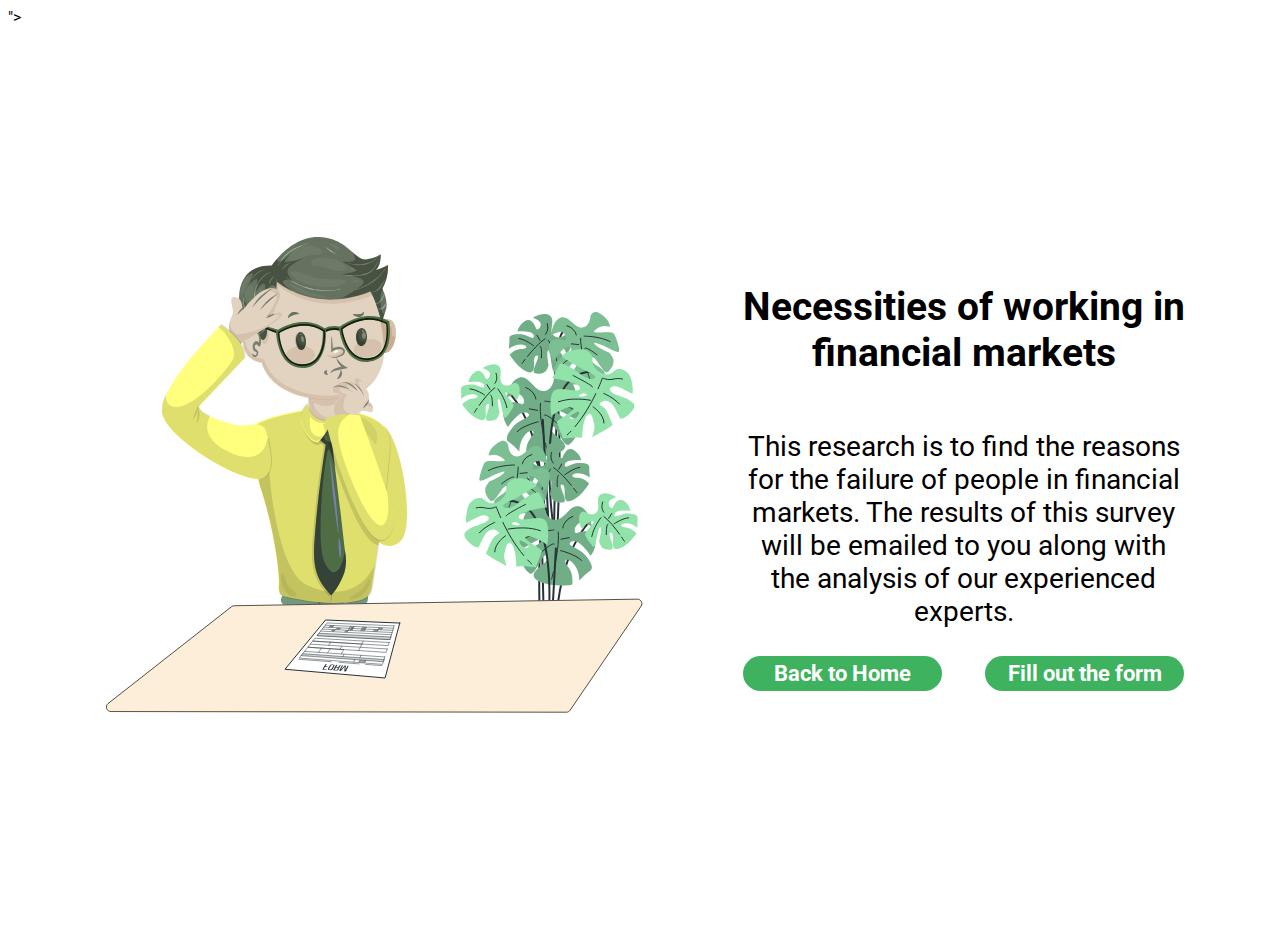
<file: about-it/about-it.html>
<!DOCTYPE html>
<html lang="en">
<head>
    <meta charset="UTF-8">
    <meta name="viewport" content="width=device-width, initial-scale=1.0, user-scalable=0">">
    <title>About it</title>

    <link href='http://fonts.googleapis.com/css?family=Roboto' rel='stylesheet' type='text/css'>
    <link rel="stylesheet" href="../src/styles/all.min.css">
    <link rel="stylesheet" href="../src/styles/about-it.css">
</head>
<body>
    <main>
        <figure class="left-container"><img src="relative-media/one.svg" alt="**"></figure>

        <section class="right-container">

                <h1>Necessities of working in financial markets</h1>
            
                <p class="introduction-content">
                    This research is to find the reasons for the failure of people in financial markets. 
                    The results of this survey will be emailed to you along with the analysis of our 
                    experienced experts.
                </p>
                
                <div class="same-line">
                    <button type="button" class="introduction-button" onclick="home()">Back to Home</button>
                    <button type="button" class="introduction-button" onclick="toForms()">Fill out the form</button>  
                </div>            
        </section>
    </main>
    <script src="../src/functions/navigation.js"></script>
</body>
</html>
</file>
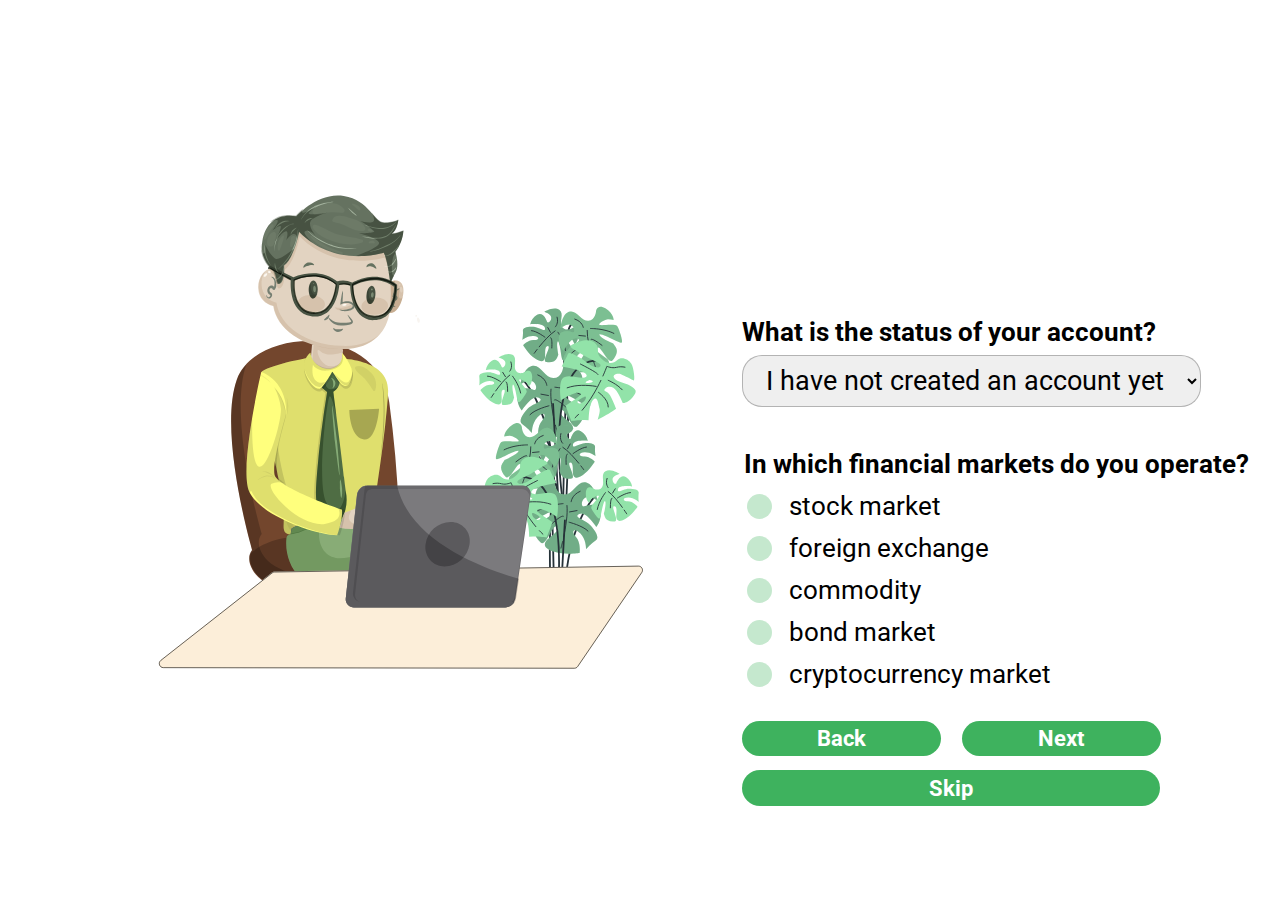
<file: forms/form-1/form-1.html>
<!DOCTYPE html>
<html lang="en">
<head>
    <meta charset="UTF-8">
    <meta name="viewport" content="width=device-width, initial-scale=1.0">
    <title>Document</title>

    <link href='http://fonts.googleapis.com/css?family=Roboto' rel='stylesheet' type='text/css'>
    <link rel="stylesheet" href="../../src/styles/all.min.css">
    <link rel="stylesheet" href="../../src/styles/forms.css">
</head>
<body>
    <main>

        <figure class="left-container">
            <img class="form1-image" src="relative-media/two.svg" alt="**"/>
        </figure>

        <section class="right-container">
            <form>

                <p class="form1-select">
                    <label for="account-status"><b>What is the status of your account?</b></label>
                    <select id="account-status">
                        <option>I have not created an account yet</option>
                        <option>Working fine</option>
                        <option>I have lost access to my account</option>
                    </select>
                </p>

                <fieldset class="form-fieldset">
                    <legend><b>In which financial markets do you operate?</b></legend>
                    <p class="radio-paragraph"><label><input type="radio" name="which-market" value="stock market"> stock market</label></p>
                    <p class="radio-paragraph"><label><input type="radio" name="which-market" value="foreign exchange"> foreign exchange</label></p>
                    <p class="radio-paragraph"><label><input type="radio" name="which-market" value="commodity"> commodity</label></p>
                    <p class="radio-paragraph"><label><input type="radio" name="which-market" value="bond market"> bond market</label></p>
                    <p class="radio-paragraph"><label><input type="radio" name="which-market" value="cryptocurrency market"> cryptocurrency market</label></p>
                </fieldset>

                <div class="inline-button">
                    <button type="button" class="form-button" onclick="backToAboutIt()">Back</button>
                    <button type="button" class="form-button next" onclick="next(2)">Next</button>
                </div>

                <div class="last-button-container">
                    <button type="button" class="form-button long-button" onclick="skip(2)">Skip</button>
                </div>

            </form>
        </section>
    </main>
    <script src="../../src/functions/style-controller.js"></script>
    <script src="../../src/functions/navigation.js"></script>
    
</body>
</html>
</file>
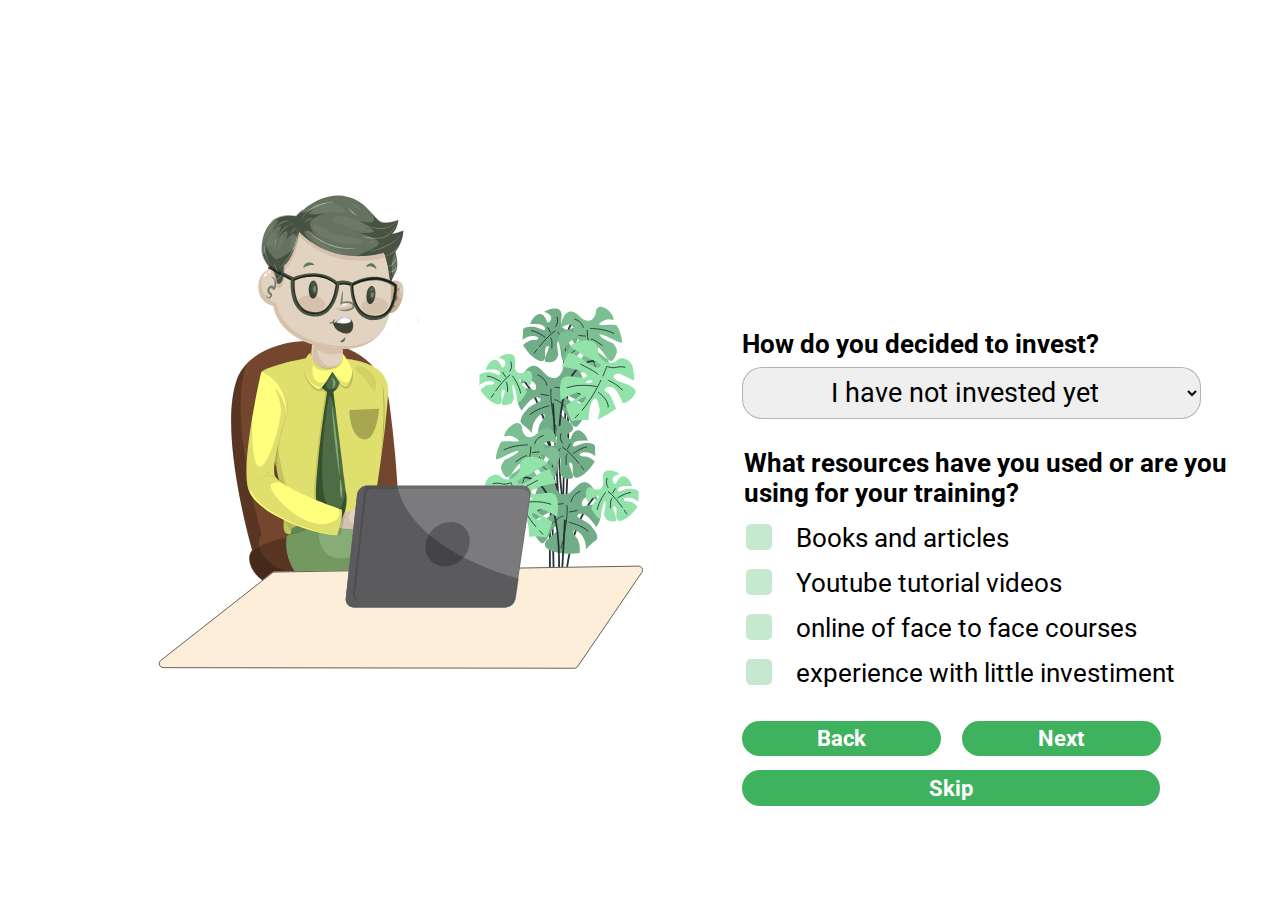
<file: forms/form-2/form-2.html>
<!DOCTYPE html>
<html lang="en">
<head>
    <meta charset="UTF-8">
    <meta name="viewport" content="width=device-width, initial-scale=1.0">
    <title>Document</title>
    
    <link href='http://fonts.googleapis.com/css?family=Roboto' rel='stylesheet' type='text/css'>
    <link rel="stylesheet" href="../../src/styles/all.min.css">
    <link rel="stylesheet" href="../../src/styles/forms.css">
</head>
<body>
    <main>

        <figure class="left-container">
            <img class="form2-image" src="relative-media/three.svg" alt="**"/>
        </figure>

        <section class="right-container">
            <form>

                <p class="form2-select">
                    <label for="investing-motivation"><b>How do you decided to invest?</b></label>
                    <select id="investing-motivation">
                        <option>I have not invested yet</option>
                        <option>Due to Lack of money</option>
                        <option>To achieve a financial goal</option>
                        <option>Thinking in the fu</option>
                    </select>
                </p>

                <fieldset class="form-fieldset"> 
                    <legend><b>What resources have you used or are you<br> using for your training?</b></legend>
                    <p class="checkbox-paragraph">
                        <label><input type="checkbox" name="information-source" value="Books and articles"/>Books and articles</label>
                    </p>
                    <p class="checkbox-paragraph">
                        <label><input type="checkbox" name="information-source" value="Youtube tutorial videos"/>Youtube tutorial videos</label>
                    </p>
                    <p class="checkbox-paragraph">
                        <label><input type="checkbox" name="information-source" value="online of face to face courses"/>online of face to face courses</label>
                    </p>
                    <p class="checkbox-paragraph">
                        <label><input type="checkbox" name="information-source" value="experience with little investiment"/>experience with little investiment</label>
                    </p>                 
                </fieldset>

                <div class="inline-button">
                    <button type="button" class="form-button"onclick="back(1)">Back</button>
                    <button type="button" class="form-button next" onclick="next(3)">Next</button>   
                </div>

                <div class="last-button-container">
                    <button type="button" class="form-button long-button" onclick="skip(3)">Skip</button>
                </div>

            </form>
        </section>
    </main>
    <script src="../../src/functions/navigation.js"></script>
</body>
</html>
</file>
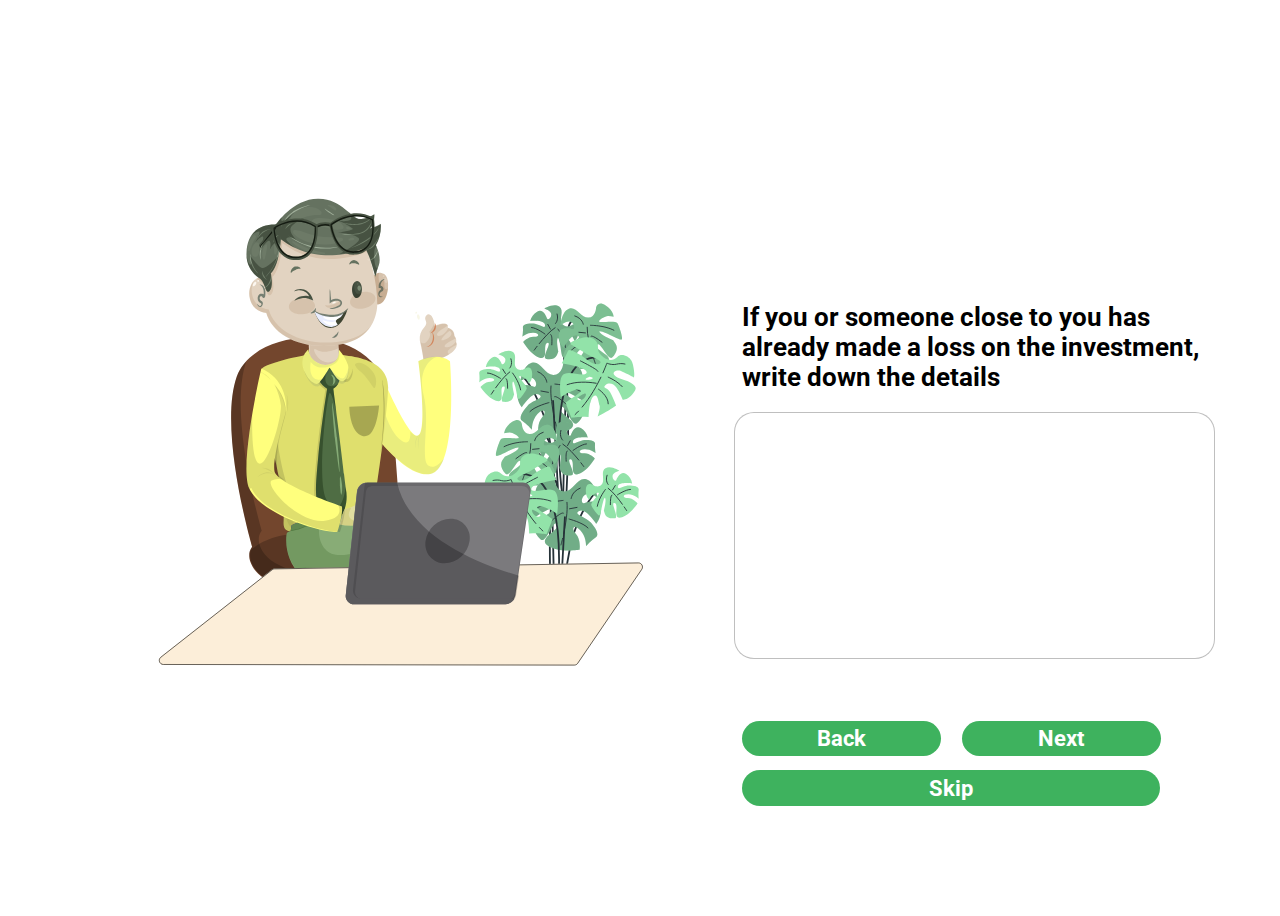
<file: forms/form-3/form-3.html>
<!DOCTYPE html>
<html lang="en">
<head>
    <meta charset="UTF-8">
    <meta name="viewport" content="width=device-width, initial-scale=1.0">
    <title>Document</title>
    
    <link href='http://fonts.googleapis.com/css?family=Roboto' rel='stylesheet' type='text/css'>
    <link rel="stylesheet" href="../../src/styles/all.min.css">
    <link rel="stylesheet" href="../../src/styles/forms.css">
</head>
<body>
    <main>

        <figure class="left-container">
            <img class="form3-image" src="relative-media/four.svg" alt="**"/>
        </figure>

        <section class="right-container">
            <form>

                <p class="form3-text">
                    <label><b>If you or someone close to you has already made a loss on the 
                        investment, write down the details</b></label>
                    <textarea id="investiment-details" maxlength="130" required></textarea>
                </p>

                <div class="inline-button">
                    <button type="button" class="form-button" onclick="back(2)">Back</button>
                    <button type="button" class="form-button next" onclick="next(4)">Next</button>
                </div>

                <div class="last-button-container">
                    <button type="button" class="form-button long-button" onclick="skip(4)">Skip</button>
                </div>

            </form>
        </section>
    </main>
    <script src="../../src/functions/style-controller.js"></script>
    <script src="../../src/functions/navigation.js"></script>
</body>
</html>
</file>
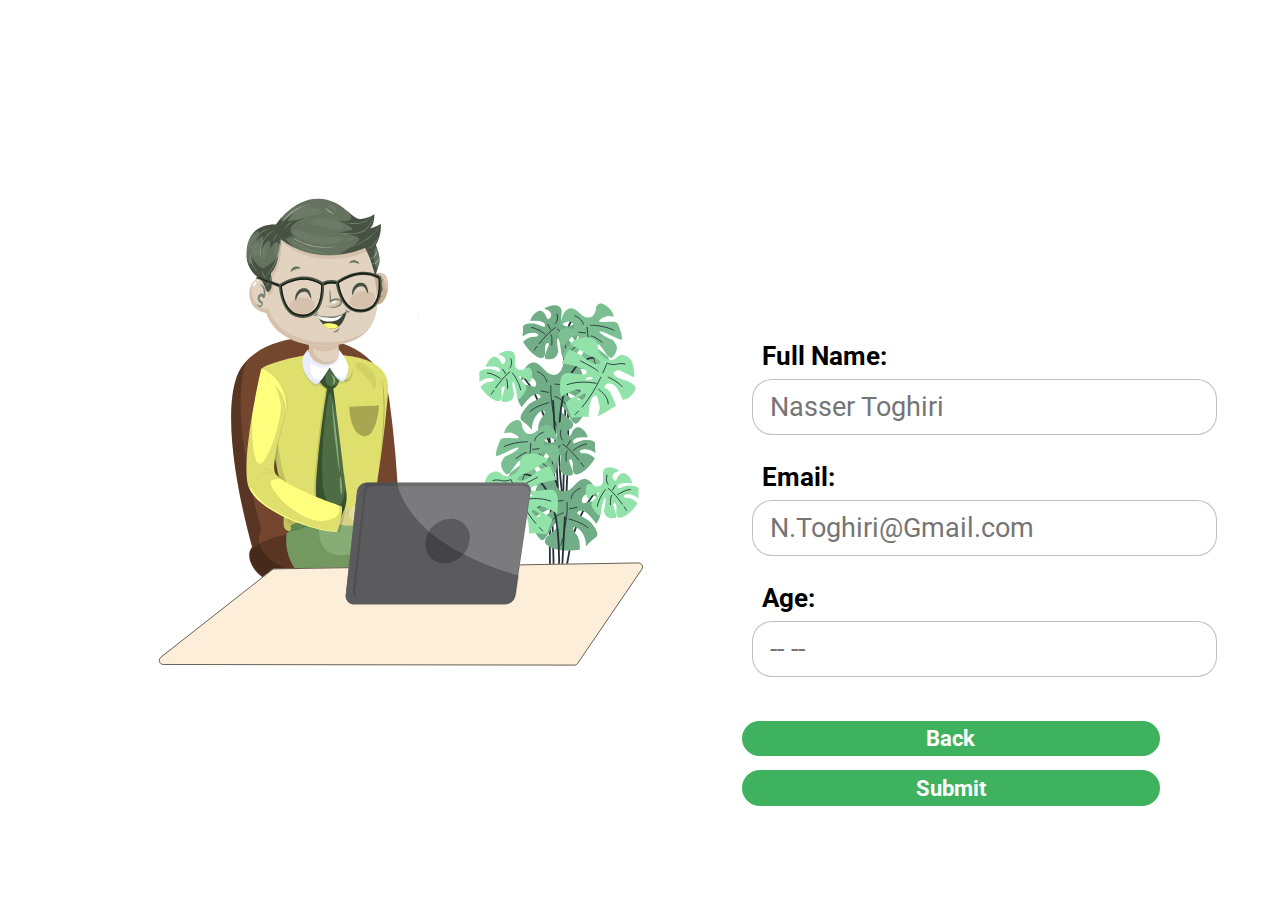
<file: forms/form-4/form-4.html>
<!DOCTYPE html>
<html lang="en">
<head>
    <meta charset="UTF-8">
    <meta name="viewport" content="width=device-width, initial-scale=1.0">
    <title>Document</title>

    <link href='http://fonts.googleapis.com/css?family=Roboto' rel='stylesheet' type='text/css'>
    <link rel="stylesheet" href="../../src/styles/all.min.css">
    <link rel="stylesheet" href="../../src/styles/forms.css">
</head>
<body>
    <main>

        <figure class="left-container">
            <img class="form4-image" src="relative-media/five.svg" alt="**">
        </figure>

        <section class="right-container">
            <form>
                
                <div class="input-4-section">
                    <p class="input-4-container">
                        <label><b>Full Name:</b></label>
                        <input id="signer-name" class="input-4" type="name" placeholder="Nasser Toghiri" required>
                    </p>
    
                    <p class="input-4-container">
                        <label><b>Email:</b></label>
                        <input id="signer-email" class="input-4" type="email" placeholder="N.Toghiri@Gmail.com" required>
                    </p>
    
                    <p class="input-4-container">
                        <label><b>Age:</b></label>
                        <input id="signer-age" class="input-4" type="age" maxlength="3" placeholder="-- --" required>
                    </p>
                </div>

                <div class="last-button-container">
                    <button type="button" class="form-button long-button" onclick="back(3)">Back</button>
                </div>
                <div class="last-button-container">
                    <button type="button" class="form-button long-button" onclick="finish()">Submit</button>
                </div>

            </form>
        </section>
    </main>
    <script src="../../src/functions/style-controller.js"></script>
    <script src="../../src/functions/navigation.js"></script>
</body>
</html>
</file>
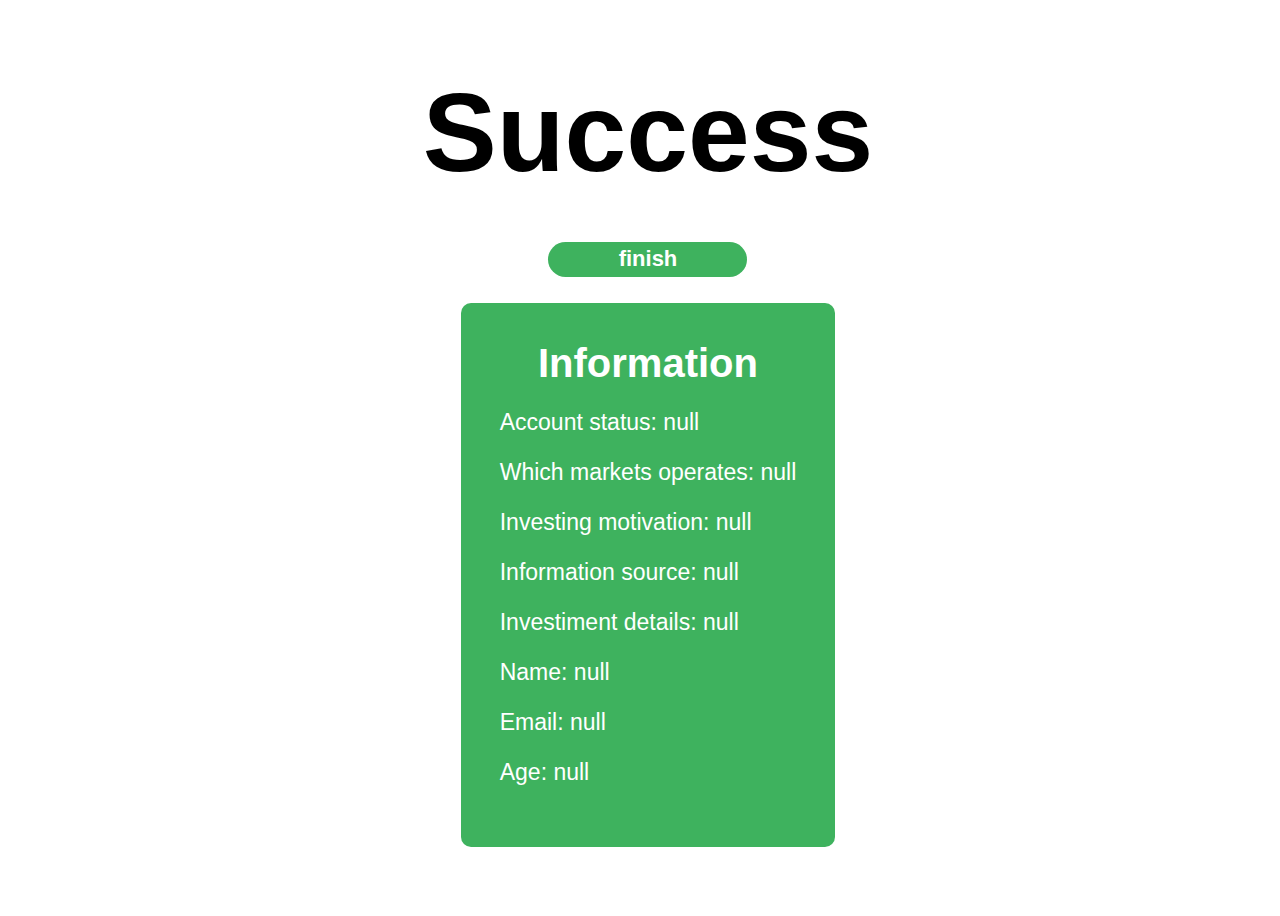
<file: forms/success/success.html>
<!DOCTYPE html>
<html lang="en">
<head>
    <meta charset="UTF-8">
    <meta name="viewport" content="width=device-width, initial-scale=1.0">
    <title>Success</title>
    <link rel="stylesheet" href="../../src/styles/all.min.css">
    <link rel="stylesheet" href="../../src/styles/success.css">
</head>
<body>
    <header>
        <h1>Success</h1>
        <button class="index-button" onclick="backToAboutIt()">finish</button>
    </header>
    <main id="maini">
        <h2>Information</h2>
    </main>
    <script src="../../src/functions/navigation.js"></script>
    <script src="successDisplay.js"></script>
</body>
</html>
</file>
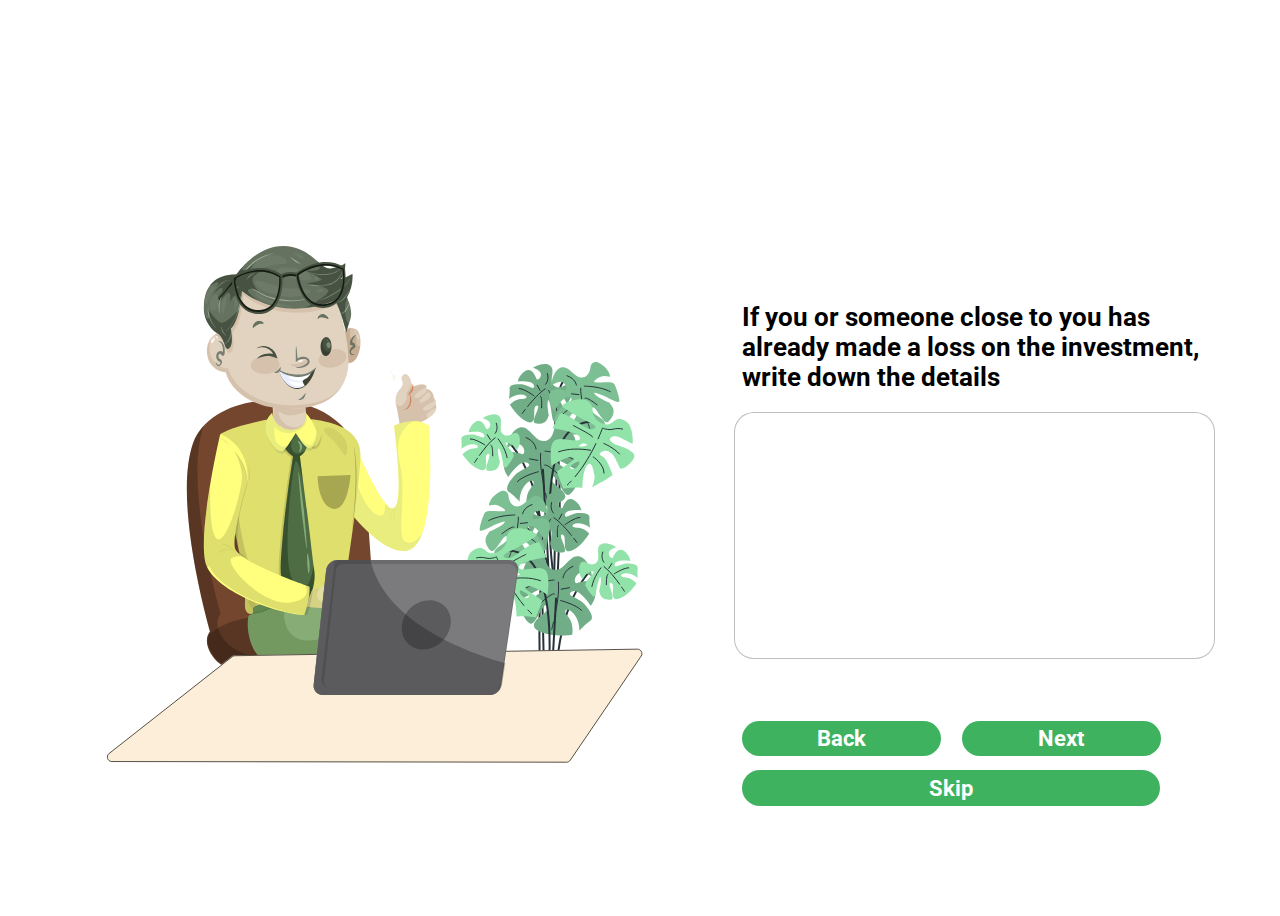
<file: Introduction/form/form3/form3.html>
<!DOCTYPE html>
<html lang="en">
<head>
    <meta charset="UTF-8">
    <meta name="viewport" content="width=device-width, initial-scale=1.0">
    <title>Document</title>
    <link rel="stylesheet" href="../../../css/forms/forms.css">
    <link href='http://fonts.googleapis.com/css?family=Roboto' rel='stylesheet' type='text/css'>
</head>
<body>
    <main>

        <figure class="left-container">
            <img class="form3-image" src="form3 images/four.svg" alt="**"/>
        </figure>

        <section class="right-container">
            <form>

                <p class="form3-text">
                    <label><b>If you or someone close to you has already made a loss on the 
                        investment, write down the details</b></label>
                    <textarea class="investiment-details"></textarea>
                </p>

                <div class="inline-button">
                    <button class="form-button">Back</button>
                    <button class="form-button next">Next</button>
                </div>

                <div class="last-button-container">
                    <button class="form-button long-button">Skip</button>
                </div>

            </form>
        </section>
    </main>
</body>
</html>
</file>
<file: src/styles/about-it.css>
* {
    font-family: 'Roboto', sans-serif;
}
main{
    height: 100vh;
    width: 100vw;
    display: grid;
    grid-template-columns: 1fr 1fr;
}

.left-container {
    margin: 0 0 0 0;
    display: flex;
    flex-direction: column;
    justify-content: center;
    align-items: flex-end;
    align-content: center;
}
.right-container {
    margin-left: 94px;
    margin-right: 103px;
    display: flex;
    flex-direction: column;
    justify-content: center;
    align-items: center;
    align-content: center;
}

h1 {
    color: #000;
    text-align: center;
    font-size: 39px;
    font-style: normal;
    font-weight: 700;
    line-height: normal;
}

.introduction-content {
    color: #000;
    text-align: center;
    font-size: 28px;
    font-style: normal;
    font-weight: 400;
    line-height: normal;
}

.same-line {
    display: grid;
    grid-template-columns: 1fr 1fr;
    gap: 43px;
}

.introduction-button {
    width: 199px;
    height: 35.554px;
    border: 35px;
    margin-bottom: 5px;
    flex-shrink: 0;
    border-radius: 35px;
    background: #3EB25E;

    color: #FFF;
    text-align: center;
    font-size: 22px;
    font-style: normal;
    font-weight: 700;
    line-height: normal;
}

button:hover{
    color: #000;
    background-color: #FFFF7D;
}
@media (max-width: 1100px) {
    main {
        grid-template-columns: unset;
        grid-template-rows: 1fr 1fr;
    }
    .left-container {
        align-items: center;
        justify-content: flex-end;
    }
    .right-container {
        margin: 0 0 0 0;
        margin-inline: 13% 14%;
        margin-bottom: 9%;
    }
    
}
@media (max-width: 481px) {
    body {
        height: 100vh;
    }
    img {
        width: 403px;
        height: 350.12px;
    }
    h1 {
        font-size: 30px;
    }
    .introduction-content {
        font-size: 18px;
    }
    .introduction-button {
        max-width: 142px;
        max-height: 26px;
        font-size: 16px;

    }
}
@media (max-width: 300px) {
    main {
        margin-top: 40%;
    }
    .right-container {
        margin-inline: 20%;
    }
    .same-line {
        display: flex;
        flex-direction: column;
        margin-top: 20px;
        gap: 20px;
    }
    h1 {
        font-size: 18px;
    }
    .introduction-content {
        font-size: 13px;
    }
}
</file>
<file: src/styles/forms.css>
* {
    font-family: 'Roboto', sans-serif;
}

main {
    height: 100vh;
    width: 100vw;
    display: grid;
    grid-template-columns: 1fr 1fr;
}
img {
        height: 87.7%;
        width: 78%;
    }

.left-container {
    margin: 0 0 0 0;
    margin-bottom: 21.9%;   
    padding: 0 0 0 0;
    display: flex;
    align-items: flex-end;
    justify-content: flex-end;
}

.right-container {
    margin-left: 14.68%;
    display: flex;
    align-items: flex-end;
}

form {
    margin-bottom: 18.7%;
    color: #000;
    font-size: 26px;
    font-style: normal;
    font-weight: 400;
    line-height: normal;
}

.form1-select {
    margin-top: 0px;
    margin-bottom: 42px;
    display: flex;
    flex-direction: column;
    justify-content: left;
}
.form2-select {
    margin-top: 0px;
    margin-bottom: 29px;
    display: flex;
    flex-direction: column;
    justify-content: left;
}
.form3-text {
    margin-top: 0px;
    margin-bottom: 62px;
    display: flex;
    flex-direction: column;
    justify-content: center;
    width: 466px;
}
.form-fieldset {
    padding: 0px;
    margin: 0px;
    margin-bottom: 20px;
    border-style: none;
}
.input-4-container {
    margin-left: 10px;
    margin-block: 0px 0px;
    display: flex;
    flex-direction: column;

}
.input-4 {
    width: 459px;
    height: 52px;
    font-size: 27px;
    text-indent: 15px;
    flex-shrink: 0;

    border-radius: 20px;
    border: 1px solid rgba(0, 0, 0, 0.25);
} 
select {
    margin-top: 8px;
    width: 459px;
    height: 52px;
    border-radius: 20px;
    border: 1px solid rgba(0, 0, 0, 0.25);
    
    color: #000;
    text-align: center;
    font-size: 27px;
    font-style: normal;
    font-weight: 400;
    line-height: normal;
}   

[name="which-market"] {
    appearance: unset;
    vertical-align: text-top;
    border-radius: 15px;
    width: 25px;
    height: 25px;
    background-color: #3EB25E4D;
    margin-right: 11px;
}
[name="information-source"] {
    appearance: unset;
    vertical-align: bottom;
    border-radius: 5px;
    width: 26px;
    height: 26px;
    background-color: #3EB25E4D;
    margin-right: 24px;
}
#investiment-details {
    padding: 10px;
    margin-top: 20px;
    width: 459px;
    height: 225px;
    flex-shrink: 0;
    resize: none;
    align-self: center;

    border-radius: 20px;
    border: 1px solid rgba(0, 0, 0, 0.25);
}

.same-line {
    margin: 0px;
    margin-bottom: 16px;
    width:  532px;
}

.form-button {
    width: 199px;
    height: 35.554px;
    border: 35px;
    flex-shrink: 0;
    border-radius: 35px;
    background: #3EB25E;

    color: #FFF;
    text-align: center;
    font-size: 22px;
    font-style: normal;
    font-weight: 700;
    line-height: normal;
}
.radio-paragraph {
    margin-block: 12px;
}

.checkbox-paragraph {
    margin-block: 13px;
}

.next {
    margin-left: 15px;
}

.last-button-container {
    margin-top: 14px;    
}
.long-button {
    width: 418px;
    margin-bottom: 0px;
}

input:checked {
    opacity: 1;
    background-color:  #3EB25E;
}

button:hover{
    color: #000;
    background-color: #FFFF7D;
}

.input-4-container label {
    margin-top: 27px;
    margin-bottom: 8px;
    margin-left: 10px;
}
.input-4-section {
    margin-bottom: 44px;
}
.textareaLessThanShould {
    margin-bottom: 0px;
    align-self: center;
    text-align: center;
    width: 50%;
    font-size: 50%;
    opacity: 0.6;
    color: white;
    background-color: red;
    border-radius: 10px;
}
@media  (max-width: 1140px) and (min-height: 1020px) {
    main {
        grid-template-columns: unset;
        grid-template-rows: 1fr 1fr;
    }
    .left-container {
        margin: 0 0 0 0;    
        padding: 0 0 0 0;
        display: flex;
        justify-content: center
    }
    
    .right-container {
        margin: 0 0 0 0;
        align-items: center;
        justify-content: center;
    }

    form {
        margin-bottom: 0px;
    }
}


@media  (max-width: 1140px) and (min-height: 653px) and (max-height: 1000px) {
    main {
        grid-template-columns: unset;
        grid-template-rows: 1fr 1fr;
    }
    .left-container {
        margin: 0 0 0 0;    
        padding: 0 0 0 0;
        display: flex;
        justify-content: center
    }
    
    .right-container {
        margin: 0 0 0 0;
        align-items: center;
        justify-content: center;
    }
    form {
        margin-bottom: 53px;    
        font-size: 16px;
        line-height: 21px; 
    }
    select {
        width: 259px;
        height: 23px;
        flex-shrink: 0;
        border-radius: 20px;
        font-size: 16px;
    }
    
    .checkbox-paragraph{
        margin-block: 7px;
    } 
    .radio-paragraph {
        margin-block: 5px;
    }

    [name="which-market"] {
        width: 15px;
        height: 15px;
        flex-shrink: 0;
    }

    [name="information-source"] {
        width: 13.818px;
        height: 13.818px;
        margin-right: 8.18px;
    }
    .investiment-details {
        margin-top: 10px;
        width: 278px;
        height: 131px;
    }
    .form-fieldset {
        margin-bottom: 21px;
        justify-items: center;
    }
    .input-4-container label {
        margin-top: 14px;
        margin-bottom: 7px;
        margin-left: 10px;
    }
    .input-4-container {
        margin-left: 0px;
    }
    .input-4 {
        width: 60.5vw;
        font-size: 16px;
        height: 33px;
        flex-shrink: 0;
    } 
    .input-section {
        margin-top: 4px;
        margin-bottom: 34px;
    }
    .inline-button, .last-button-container {
        display: flex;
        justify-content: center;
    }
    .form-button {
        width: 142px;
        height: 26px;
    
        font-size: 16px;
        font-weight: 700;
    }
    .long-button {
        width: 302px;
    }
    .form1-select, .form2-select {
        margin-bottom: 10px;
    }
    .form3-text {
        margin-bottom: 23px;
        display: flex;
        align-items: center;
    }
    .form3-text label {
        width: 261px;
    }
    .last-button-container {
        margin-top: 7px;
    }
}
@media (max-width: 481px) {

    .form-button {
        width: 29.583vw;
    }
    .long-button {
        width: 58vw;
    }
    #investiment-details {
        width: 278px;
        height: 131px;
    }
}
</file>
<file: src/styles/success.css>
* {
    font-family: 'Roboto', sans-serif;
    font-size: 23px;
    font-style: normal;
    font-weight: 400;
}

body {
    height: 100vh;
    width: 100vw;
    display: flex;
    align-items: center;
    justify-content: center;
    flex-direction: column;
}
header {
    display: flex;
    align-items: center;
    justify-content: center;
    flex-direction: column;
}
h1 {
    margin: 0%;
    color: #000;
    text-align: center;
    font-size: 111px;
    font-weight: 700;
}
h2 {
    margin: 0%;
    color: #FFF;
    text-align: center;
    font-size: 40px;
    font-weight: 700;
}
button {
    margin-top: 10%;
    width: 199px;
    height: 35.554px;
    border: 35px;
    flex-shrink: 0;
    border-radius: 35px;
    background: #3EB25E;

    color: #FFF;
    text-align: center;
    font-size: 22px;
    font-style: normal;
    font-weight: 700;
    line-height: normal;
}
main {
    margin-top: 2%;
    padding: 3%;
    background-color: #3EB25E;
    border-color: black;
    border-radius: 10px;

    color: #FFF;
    font-size: 23px;
    line-height: normal;
}
</file>
<file: css/forms/forms.css>
* {
    font-family: 'Roboto', sans-serif;
}

main {
    height: 100vh;
    width: 100vw;
    display: grid;
    grid-template-columns: 1fr 1fr;
}
img {
    max-width: 552.513px;
    max-'''''''''''''''''''''''''''''''''''''''''''''''''''''''''''''''''''''''''''''''''''''''''''''''''''''''''''''''height: 528.015px;
}

.left-container {
    margin: 0 0 0 0;
    margin-bottom: 21.9%;   
    padding: 0 0 0 0;
    display: flex;
    align-items: flex-end;
    justify-content: flex-end;
}

.right-container {
    margin-left: 14.68%;
    display: flex;
    align-items: flex-end;
}

form {
    margin-bottom: 18.7%;
    color: #000;
    font-size: 26px;
    font-style: normal;
    font-weight: 400;
    line-height: normal;
}

.form1-select {
    margin-top: 0px;
    margin-bottom: 42px;
    display: flex;
    flex-direction: column;
    justify-content: left;
}
.form2-select {
    margin-top: 0px;
    margin-bottom: 29px;
    display: flex;
    flex-direction: column;
    justify-content: left;
}
.form3-text {
    margin-top: 0px;
    margin-bottom: 62px;
    display: flex;
    flex-direction: column;
    justify-content: center;
    width: 466px;
}
.form-fieldset {
    padding: 0px;
    margin: 0px;
    margin-bottom: 20px;
    border-style: none;
}
.special-input {
    margin-left: 10px;
    margin-block: 0px 0px;
    display: flex;
    flex-direction: column;

}
.special {
    width: 459px;
    height: 52px;
    flex-shrink: 0;

    border-radius: 20px;
    border: 1px solid rgba(0, 0, 0, 0.25);
} 
select {
    margin-top: 8px;
    width: 459px;
    height: 52px;
    border-radius: 20px;
    border: 1px solid rgba(0, 0, 0, 0.25);
    
    color: #000;
    text-align: center;
    font-size: 27px;
    font-style: normal;
    font-weight: 400;
    line-height: normal;
}   

[name="which-market"] {
    appearance: unset;
    vertical-align: text-top;
    border-radius: 15px;
    width: 25px;
    height: 25px;
    background-color: #3EB25E4D;
    margin-right: 11px;
}
[name="information-source"] {
    appearance: unset;
    vertical-align: bottom;
    border-radius: 5px;
    width: 26px;
    height: 26px;
    background-color: #3EB25E4D;
    margin-right: 24px;
}
.investiment-details {
    padding: 10px;
    margin-top: 20px;
    width: 459px;
    height: 225px;
    flex-shrink: 0;
    resize: none;
    align-self: center;

    border-radius: 20px;
    border: 1px solid rgba(0, 0, 0, 0.25);
}

.same-line {
    margin: 0px;
    margin-bottom: 16px;
    width:  532px;
}

.form-button {
    width: 199px;
    height: 35.554px;
    border: 35px;
    flex-shrink: 0;
    border-radius: 35px;
    background: #3EB25E;

    color: #FFF;
    text-align: center;
    font-size: 22px;
    font-style: normal;
    font-weight: 700;
    line-height: normal;
}
.radio-paragraph {
    margin-block: 12px;
}

.checkbox-paragraph {
    margin-block: 13px;
}

.next {
    margin-left: 15px;
}

.last-button-container {
    margin-top: 14px;    
}
.long-button {
    width: 418px;
    margin-bottom: 0px;
}

input:checked {
    opacity: 1;
    background-color:  #3EB25E;
}

button:hover{
    color: #000;
    background-color: #FFFF7D;
}

.special-input label {
    margin-top: 27px;
    margin-bottom: 8px;
    margin-left: 10px;
}
.input-section {
    margin-bottom: 44px;
}
@media  (max-width: 1140px) and (min-height: 1020px) {
    main {
        grid-template-columns: unset;
        grid-template-rows: 1fr 1fr;
    }
    .left-container {
        margin: 0 0 0 0;    
        padding: 0 0 0 0;
        display: flex;
        justify-content: center
    }
    
    .right-container {
        margin: 0 0 0 0;
        align-items: center;
        justify-content: center;
    }

    form {
        margin-bottom: 0px;
    }
}


@media  (max-width: 1140px) and (min-height: 653px) and (max-height: 1000px) {
    main {
        grid-template-columns: unset;
        grid-template-rows: 1fr 1fr;
    }
    .left-container {
        margin: 0 0 0 0;    
        padding: 0 0 0 0;
        display: flex;
        justify-content: center
    }
    
    .right-container {
        margin: 0 0 0 0;
        align-items: center;
        justify-content: center;
    }
    img {
        height: 87.7%;
        width: 78%;
    }
    form {
        margin-bottom: 53px;    
        font-size: 16px;
        line-height: 21px; 
    }
    select {
        width: 259px;
        height: 23px;
        flex-shrink: 0;
        border-radius: 20px;
        font-size: 16px;
    }
    
    .checkbox-paragraph{
        margin-block: 7px;
    } 
    .radio-paragraph {
        margin-block: 5px;
    }

    [name="which-market"] {
        width: 15px;
        height: 15px;
        flex-shrink: 0;
    }

    [name="information-source"] {
        width: 13.818px;
        height: 13.818px;
        margin-right: 8.18px;
    }
    .investiment-details {
        margin-top: 10px;
        width: 278px;
        height: 131px;
    }
    .form-fieldset {
        margin-bottom: 21px;
        justify-items: center;
    }
    .special-input label {
        margin-top: 14px;
        margin-bottom: 7px;
        margin-left: 10px;
    }
    .special-input {
        margin-left: 0px;
    }
    .special {
        width: 60.5vw;
        height: 33px;
        flex-shrink: 0;
    } 
    .input-section {
        margin-top: 4px;
        margin-bottom: 34px;
    }
    .inline-button, .last-button-container {
        display: flex;
        justify-content: center;
    }
    .form-button {
        width: 142px;
        height: 26px;
    
        font-size: 16px;
        font-weight: 700;
    }
    .long-button {
        width: 302px;
    }
    .form1-select, .form2-select {
        margin-bottom: 10px;
    }
    .form3-text {
        margin-bottom: 23px;
        display: flex;
        align-items: center;
    }
    .form3-text label {
        width: 261px;
    }
    .last-button-container {
        margin-top: 7px;
    }
}
@media (max-width: 479px) {

    .form-button {
        width: 29.583vw;
    }
    .long-button {
        width: 58vw;
    }
}
</file>
